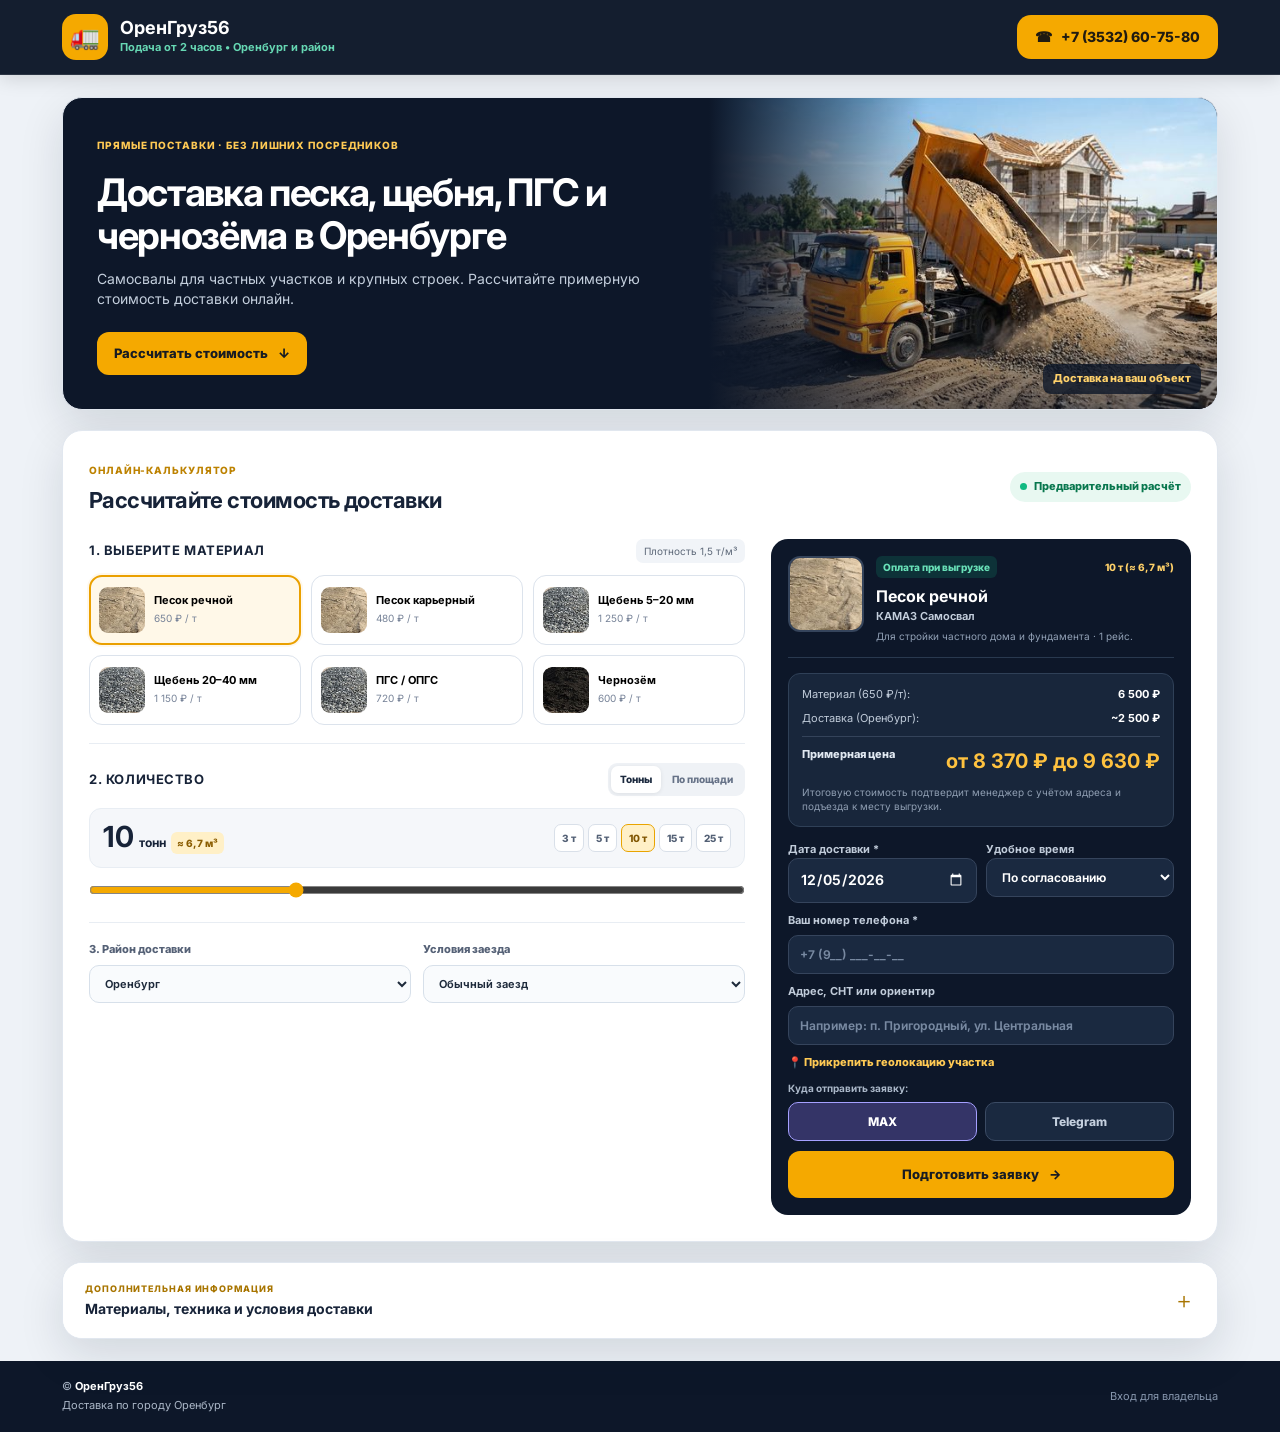
<file: index.html>
<!doctype html>
<html lang="ru">
<head>
  <meta charset="utf-8">
  <meta name="viewport" content="width=device-width, initial-scale=1, viewport-fit=cover">
  <meta name="theme-color" content="#0d1729">
  <meta name="description" content="Доставка песка, щебня, ПГС и других сыпучих материалов. Онлайн-калькулятор стоимости.">
  <title>Доставка сыпучих материалов</title>
  <link rel="preconnect" href="https://fonts.googleapis.com">
  <link rel="preconnect" href="https://fonts.gstatic.com" crossorigin>
  <link href="https://fonts.googleapis.com/css2?family=Inter:wght@400;500;600;700;800&display=swap" rel="stylesheet">
  <link rel="stylesheet" href="styles.css">
  <script src="site-config.js"></script>
</head>
<body>
  <div id="backendNotice" class="system-notice" hidden>Демонстрационный режим: подключите базу данных перед публикацией клиентского сайта.</div>
  <header class="site-header">
    <div class="header-inner">
      <a class="brand" href="#top" aria-label="На главную">
        <span class="brand-mark" aria-hidden="true">🚛</span>
        <span class="brand-copy"><strong id="brandName">Название компании</strong><small id="brandTagline">Доставка по городу и району</small></span>
      </a>
      <a id="headerPhone" class="phone-button" href="tel:+70000000000"><span aria-hidden="true">☎</span><span id="headerPhoneText">Позвонить</span></a>
    </div>
  </header>

  <main id="top" class="page-shell">
    <section class="hero panel">
      <div class="hero-copy">
        <span class="eyebrow">ПРЯМЫЕ ПОСТАВКИ · БЕЗ ЛИШНИХ ПОСРЕДНИКОВ</span>
        <h1 id="heroTitle">Доставка сыпучих материалов</h1>
        <p id="heroText">Рассчитайте примерную стоимость онлайн и отправьте заявку удобным способом.</p>
        <a class="button button-primary hero-cta" href="#calculator">Рассчитать стоимость <span aria-hidden="true">↓</span></a>
      </div>
      <div class="hero-photo-wrap"><img id="heroPhoto" src="assets/default-hero.jpg" alt="Самосвал для доставки материалов"><span>Доставка на ваш объект</span></div>
    </section>

    <section id="calculator" class="calculator panel">
      <div class="section-heading"><div><span class="section-kicker">ОНЛАЙН-КАЛЬКУЛЯТОР</span><h2>Рассчитайте стоимость доставки</h2></div><span class="live-label"><i></i> Предварительный расчёт</span></div>
      <div class="calculator-grid">
        <div class="calculator-controls">
          <section class="control-section">
            <div class="field-heading"><h3>1. Выберите материал</h3><span id="densityBadge" class="density-badge">Плотность —</span></div>
            <div id="materialGrid" class="material-grid" aria-live="polite"></div>
          </section>
          <section class="control-section">
            <div class="field-heading"><h3>2. Количество</h3><div class="mode-switch"><button id="weightModeBtn" class="mode-button active" type="button">Тонны</button><button id="areaModeBtn" class="mode-button" type="button">По площади</button></div></div>
            <div id="weightPanel" class="weight-panel">
              <div class="tonnage-top"><div><strong id="tonsValue">10</strong><span> тонн</span><small id="cubesValue">≈ 6,7 м³</small></div><div class="quick-tonnage"><button type="button" data-tons="3">3 т</button><button type="button" data-tons="5">5 т</button><button type="button" data-tons="10" class="selected">10 т</button><button type="button" data-tons="15">15 т</button><button type="button" data-tons="25">25 т</button></div></div>
              <input id="tonsRange" class="range" type="range" min="1" max="30" value="10" step="1" aria-label="Количество тонн">
            </div>
            <div id="areaPanel" class="area-panel" hidden>
              <label>Длина, м<input id="areaLength" type="number" min="0.5" max="200" step="0.5" value="6"></label>
              <label>Ширина, м<input id="areaWidth" type="number" min="0.5" max="200" step="0.5" value="4"></label>
              <label>Слой, см<input id="areaDepth" type="number" min="1" max="150" step="1" value="15"></label>
              <p id="areaResult" class="area-result">Площадь и масса будут рассчитаны автоматически.</p>
            </div>
          </section>
          <section class="control-section location-fields">
            <label class="field-label" for="zoneSelect">3. Район доставки<select id="zoneSelect"></select></label>
            <label class="field-label" for="gateSelect">Условия заезда<select id="gateSelect"><option value="normal">Обычный заезд</option><option value="narrow">Узкие ворота / небольшой самосвал</option><option value="side">Нужна боковая выгрузка</option></select></label>
          </section>
        </div>

        <aside class="order-card">
          <div class="selected-product">
            <img id="summaryPhoto" src="assets/default-sand.jpg" alt="Выбранный материал">
            <div class="selected-product-copy"><div class="selected-meta"><span class="payment-badge">Оплата при выгрузке</span><span id="summaryQuantity">10 т</span></div><h3 id="summaryMaterial">Песок речной</h3><p id="summaryTruck">Подходящий самосвал будет подобран автоматически</p><small id="summaryTruckNote"></small></div>
          </div>
          <div class="price-breakdown">
            <div><span id="materialRate">Материал:</span><strong id="materialCost">—</strong></div>
            <div><span id="deliveryRate">Доставка:</span><strong id="deliveryCost">—</strong></div>
            <div class="total-row"><span>Примерная цена</span><strong id="totalPrice">—</strong></div>
            <p>Итоговую стоимость подтвердит менеджер с учётом адреса и подъезда к месту выгрузки.</p>
          </div>
          <form id="orderForm" class="order-form" novalidate>
            <div class="form-row">
              <label>Дата доставки *<input id="deliveryDate" type="date" required></label>
              <label>Удобное время<select id="deliveryTime"><option value="">По согласованию</option><option>Утром (08:00–12:00)</option><option>Днём (12:00–16:00)</option><option>Вечером (16:00–20:00)</option></select></label>
            </div>
            <label>Ваш номер телефона *<input id="customerPhone" type="tel" inputmode="tel" autocomplete="tel" placeholder="+7 (9__) ___-__-__" maxlength="18" required></label>
            <p id="phoneError" class="form-error" hidden></p>
            <label>Адрес, СНТ или ориентир<input id="customerAddress" type="text" maxlength="160" placeholder="Например: п. Пригородный, ул. Центральная"></label>
            <button id="geoButton" class="text-button" type="button">📍 Прикрепить геолокацию участка</button>
            <div class="messenger-choice" id="messengerChoice"><span>Куда отправить заявку:</span><div><button id="maxChoice" class="messenger-button active" type="button">MAX</button><button id="telegramChoice" class="messenger-button" type="button">Telegram</button></div></div>
            <button class="button button-primary submit-button" type="submit">Подготовить заявку <span aria-hidden="true">→</span></button>
          </form>
          <div id="orderResult" class="order-result" hidden><strong>Заявка подготовлена</strong><p id="orderMessage"></p><div class="result-actions"><a id="openMessenger" class="button button-success" href="#" target="_blank" rel="noopener noreferrer">Открыть мессенджер</a><button id="copyMessage" type="button" class="button button-muted">Скопировать</button></div><small>Проверьте текст и нажмите «Отправить» в открывшемся приложении. Сайт не заявляет, что сообщение уже доставлено.</small></div>
        </aside>
      </div>
    </section>

    <section class="details-panel panel">
      <button id="detailsToggle" class="details-toggle" type="button" aria-expanded="false"><span><small>ДОПОЛНИТЕЛЬНАЯ ИНФОРМАЦИЯ</small><strong>Материалы, техника и условия доставки</strong></span><span id="detailsChevron" aria-hidden="true">＋</span></button>
      <div id="detailsBody" class="details-body" hidden>
        <!-- Сначала автопарк, затем материалы -->
        <div><h2>Наш автопарк</h2><div id="fleetGrid" class="fleet-grid"></div></div>
        <div><h2>Материалы</h2><div id="catalogGrid" class="catalog-grid"></div></div>
        <div class="service-note"><strong>Как рассчитывается стоимость</strong><p>Калькулятор показывает ориентировочную стоимость. Тариф и возможность подачи конкретной машины уточняются после проверки адреса и условий подъезда.</p></div>
      </div>
    </section>
  </main>

  <footer class="site-footer"><div><span>© <strong id="footerBrand">Компания</strong></span><span id="footerCity">Доставка по городу и району</span></div><a href="admin.html" rel="nofollow">Вход для владельца</a></footer>
  <script type="module" src="app.js"></script>
</body>
</html>
</file>
<file: styles.css>
:root{--navy:#0d1729;--navy-2:#162338;--slate:#27364d;--muted:#9aa9bd;--paper:#fff;--bg:#eef2f7;--amber:#f5a900;--amber-dark:#d98e00;--green:#10b981;--line:#dce3ec;--radius:20px;--shadow:0 16px 45px rgba(11,23,42,.12)}
*{box-sizing:border-box}html{scroll-behavior:smooth;scroll-padding-top:90px}body{margin:0;background:var(--bg);color:#172338;font-family:Inter,-apple-system,BlinkMacSystemFont,"Segoe UI",sans-serif;line-height:1.45}button,input,select{font:inherit}button,a{-webkit-tap-highlight-color:transparent}button{cursor:pointer}img{display:block;max-width:100%}.system-notice{padding:10px 16px;background:#fff1c2;color:#704b00;text-align:center;font-size:13px;font-weight:700}.site-header{position:sticky;top:0;z-index:20;background:rgba(13,23,41,.97);color:#fff;border-bottom:1px solid rgba(255,255,255,.1);box-shadow:0 4px 18px rgba(0,0,0,.13);padding-top:env(safe-area-inset-top)}.header-inner{max-width:1200px;margin:auto;min-height:74px;padding:10px 22px;display:flex;align-items:center;justify-content:space-between;gap:16px}.brand{display:flex;align-items:center;gap:12px;min-width:0;color:inherit;text-decoration:none}.brand-mark{width:46px;height:46px;display:grid;place-items:center;flex:none;border-radius:14px;background:var(--amber);font-size:24px}.brand-copy{display:grid;gap:3px;min-width:0}.brand-copy strong{font-size:18px;line-height:1.1;white-space:nowrap;overflow:hidden;text-overflow:ellipsis}.brand-copy small{font-size:11px;color:#66d7b3;font-weight:700}.phone-button{display:flex;align-items:center;justify-content:center;gap:9px;padding:12px 18px;border-radius:14px;background:var(--amber);color:#201b11;text-decoration:none;font-weight:800;font-size:14px;white-space:nowrap}.page-shell{width:min(1200px,100%);margin:0 auto;padding:22px;display:grid;gap:20px}.panel{background:#fff;border:1px solid #e1e7ef;border-radius:var(--radius);box-shadow:var(--shadow);overflow:hidden}.hero{display:grid;grid-template-columns:1.12fr .88fr;background:var(--navy);color:#fff;min-height:260px}.hero-copy{padding:34px;align-self:center}.eyebrow,.section-kicker{display:inline-flex;letter-spacing:.09em;font-size:10px;font-weight:800;color:#ffca54}.hero h1{font-size:clamp(25px,3vw,38px);line-height:1.13;letter-spacing:-.035em;margin:16px 0 12px;max-width:630px}.hero p{font-size:14px;color:#c4cfdd;max-width:570px;margin:0 0 22px}.hero-photo-wrap{position:relative;min-height:260px;overflow:hidden}.hero-photo-wrap img{width:100%;height:100%;min-height:260px;object-fit:cover}.hero-photo-wrap:after{content:"";position:absolute;inset:0;background:linear-gradient(90deg,var(--navy),transparent 43%),linear-gradient(0deg,rgba(13,23,41,.55),transparent 42%);pointer-events:none}.hero-photo-wrap span{position:absolute;z-index:1;right:16px;bottom:15px;padding:7px 10px;border-radius:8px;background:rgba(13,23,41,.8);color:#ffd16a;font-size:11px;font-weight:800}.button{border:0;border-radius:12px;padding:12px 16px;display:inline-flex;align-items:center;justify-content:center;gap:10px;text-decoration:none;font-weight:800;font-size:13px;transition:transform .15s,background .15s}.button:active{transform:scale(.98)}.button-primary{background:var(--amber);color:#171b23}.button-primary:hover{background:#ffc13b}.hero-cta{padding:12px 17px}.calculator{padding:26px}.section-heading{display:flex;align-items:center;justify-content:space-between;gap:12px;margin-bottom:22px}.section-kicker{color:#bd8200}.section-heading h2{margin:5px 0 0;font-size:22px;letter-spacing:-.025em}.live-label{display:inline-flex;align-items:center;gap:7px;border-radius:999px;background:#e8f8f1;color:#08774e;font-size:11px;font-weight:800;padding:7px 10px;white-space:nowrap}.live-label i{width:7px;height:7px;border-radius:50%;background:#10b981}.calculator-grid{display:grid;grid-template-columns:minmax(0,1.22fr) minmax(340px,.78fr);gap:26px;align-items:start}.calculator-controls{display:grid;gap:19px;min-width:0}.control-section{border-bottom:1px solid #e8edf3;padding-bottom:18px}.control-section:last-child{border:0;padding-bottom:0}.field-heading{display:flex;align-items:center;justify-content:space-between;gap:10px;margin-bottom:12px}.field-heading h3{margin:0;font-size:13px;text-transform:uppercase;letter-spacing:.045em}.density-badge{font-size:10px;color:#5d6878;background:#f1f4f8;padding:5px 8px;border-radius:7px;white-space:nowrap}.material-grid{display:grid;grid-template-columns:repeat(3,minmax(0,1fr));gap:10px}.material-choice{padding:9px;border:1px solid var(--line);border-radius:13px;background:#fff;text-align:left;display:flex;align-items:center;gap:9px;min-width:0;min-height:70px}.material-choice.active{border:2px solid #eaa000;background:#fff8e8;padding:8px;box-shadow:0 0 0 2px rgba(245,169,0,.08)}.material-choice img,.material-emoji{width:46px;height:46px;flex:none;object-fit:cover;border-radius:9px;background:#e9eef5}.material-emoji{display:grid;place-items:center;font-size:22px}.material-choice span:last-child{display:grid;min-width:0;gap:3px}.material-choice strong{font-size:11px;line-height:1.25;overflow-wrap:anywhere}.material-choice small{font-size:10px;color:#778398}.mode-switch{display:flex;padding:3px;border-radius:9px;background:#eff2f6;gap:2px}.mode-button{border:0;background:transparent;padding:6px 9px;border-radius:7px;font-size:10px;font-weight:800;color:#667287}.mode-button.active{background:#fff;color:#1b293e;box-shadow:0 1px 4px rgba(0,0,0,.08)}.tonnage-top{display:flex;align-items:center;justify-content:space-between;gap:12px;padding:13px;background:#f5f7fa;border:1px solid #e8edf3;border-radius:12px}.tonnage-top>div:first-child{display:flex;align-items:baseline;gap:5px;flex-wrap:wrap}.tonnage-top strong{font-size:29px;line-height:1}.tonnage-top span{font-size:12px;font-weight:700}.tonnage-top small{font-size:10px;font-weight:800;color:#8a5c00;background:#fff0c7;padding:4px 6px;border-radius:6px}.quick-tonnage{display:flex;flex-wrap:wrap;gap:4px;justify-content:flex-end}.quick-tonnage button{border:1px solid #d9e0e9;background:#fff;padding:6px 7px;border-radius:7px;font-size:10px;font-weight:800;color:#536075}.quick-tonnage button.selected{background:#fff0c7;border-color:#e9a400;color:#805500}.range{width:100%;margin:14px 0 0;accent-color:var(--amber)}.area-panel{display:grid;grid-template-columns:repeat(3,minmax(0,1fr));gap:9px}.area-panel label,.order-form label{display:grid;gap:6px;color:#647186;font-size:11px;font-weight:700}.area-panel input,.order-form input,.order-form select,.field-label select{width:100%;min-width:0;border:1px solid #d7e0ea;border-radius:10px;padding:10px 11px;background:#f9fbfd;color:#1e2a3b;font-size:12px;font-weight:650;outline:none}.area-panel input:focus,.order-form input:focus,.order-form select:focus,.field-label select:focus{border-color:#dfa000;box-shadow:0 0 0 3px rgba(245,169,0,.12)}.area-result{grid-column:1/-1;margin:0;padding:9px 11px;border-radius:9px;background:#fff6dd;color:#755000;font-size:11px;font-weight:700}.location-fields{display:grid;grid-template-columns:1fr 1fr;gap:12px}.field-label{display:grid;gap:7px;font-size:11px;font-weight:800;color:#556176}.field-label select{font-size:11px}.order-card{background:var(--navy);color:#fff;border-radius:17px;padding:17px;display:grid;gap:15px;min-width:0}.selected-product{display:flex;gap:12px;border-bottom:1px solid #29394f;padding-bottom:13px;min-width:0}.selected-product img{width:76px;height:76px;object-fit:cover;border-radius:12px;border:2px solid #35445b;flex:none}.selected-product-copy{min-width:0;flex:1}.selected-meta{display:flex;align-items:center;justify-content:space-between;gap:6px;font-size:10px;font-weight:800;color:#ffd169}.payment-badge{background:rgba(16,185,129,.17);color:#69e1b8;border-radius:6px;padding:4px 7px}.selected-product h3{font-size:16px;line-height:1.25;margin:8px 0 3px;overflow-wrap:anywhere}.selected-product p{font-size:11px;color:#c4cfdd;margin:0;font-weight:650}.selected-product small{display:block;color:#91a0b5;font-size:10px;margin-top:4px}.price-breakdown{padding:13px;border:1px solid #2f4057;border-radius:12px;background:#18263b;display:grid;gap:9px}.price-breakdown>div{display:flex;align-items:flex-start;justify-content:space-between;gap:10px;font-size:11px;color:#c0cbd9}.price-breakdown strong{color:#fff;white-space:nowrap}.price-breakdown .total-row{border-top:1px solid #34435a;padding-top:10px;align-items:flex-start;color:#e0e8f1;font-weight:800}.price-breakdown .total-row strong{color:#ffc23f;font-size:clamp(15px,2vw,20px);text-align:right;white-space:normal;overflow-wrap:anywhere}.price-breakdown p{margin:0;color:#8f9eb2;font-size:10px;line-height:1.4}.order-form{display:grid;gap:10px}.form-row{display:grid;grid-template-columns:1fr 1fr;gap:9px}.order-form label{color:#c1ccda}.order-form input,.order-form select{background:#1a2940;border-color:#35445c;color:#fff;color-scheme:dark}.order-form input::placeholder{color:#7889a1}.text-button{justify-self:start;border:0;background:none;color:#ffca54;font-size:11px;font-weight:800;padding:0}.messenger-choice{display:grid;gap:6px;color:#abb8c9;font-size:10px;font-weight:700}.messenger-choice>div{display:grid;grid-template-columns:1fr 1fr;gap:8px}.messenger-button{border:1px solid #3b4b64;background:#1a2940;color:#c5d0df;border-radius:10px;padding:10px;font-size:12px;font-weight:800}.messenger-button.active{border-color:#a5a0ff;background:#343467;color:#fff}.submit-button{width:100%;padding:14px}.form-error{color:#ff9e9e;font-size:11px;font-weight:700;margin:-6px 0 0}.order-result{padding:13px;background:#0c332b;border:1px solid #1a7a5d;border-radius:12px;display:grid;gap:8px}.order-result strong{color:#73e6bc;font-size:13px}.order-result p{white-space:pre-wrap;overflow-wrap:anywhere;font-family:ui-monospace,monospace;font-size:10px;color:#d5f9eb;margin:0}.order-result small{font-size:10px;color:#9fdbc6}.result-actions{display:flex;gap:8px;flex-wrap:wrap}.button-success{background:#38d39f;color:#083729}.button-muted{background:#283952;color:#fff}.details-toggle{width:100%;border:0;background:#fff;display:flex;align-items:center;justify-content:space-between;gap:15px;padding:19px 22px;text-align:left;color:#172338}.details-toggle span:first-child{display:grid;gap:4px}.details-toggle small{font-size:9px;letter-spacing:.1em;color:#a87500;font-weight:800}.details-toggle strong{font-size:14px}.details-toggle>span:last-child{font-size:22px;color:#a87500}.details-body{padding:5px 22px 22px;border-top:1px solid #edf0f4;display:grid;gap:22px}.details-body h2{font-size:16px;margin:15px 0 10px}.catalog-grid,.fleet-grid{display:grid;grid-template-columns:repeat(3,minmax(0,1fr));gap:12px}.catalog-card,.fleet-card{border:1px solid #e0e6ee;border-radius:13px;overflow:hidden;background:#fff}.catalog-card img,.fleet-card img{width:100%;height:125px;object-fit:cover;background:#edf1f6}.catalog-card div,.fleet-card div{padding:11px}.catalog-card strong,.fleet-card strong{display:block;font-size:12px}.catalog-card p,.fleet-card p{font-size:10px;color:#69768a;margin:5px 0}.catalog-card small{font-size:10px;color:#9a6a00;font-weight:800}.service-note{border-radius:12px;padding:14px;background:#f6f8fb;color:#334258}.service-note strong{font-size:12px}.service-note p{font-size:11px;margin:6px 0 0;color:#68768b}.site-footer{padding:18px max(22px,calc((100% - 1156px)/2));display:flex;justify-content:space-between;gap:12px;align-items:center;background:var(--navy);color:#abb7c7;font-size:11px;padding-bottom:calc(18px + env(safe-area-inset-bottom))}.site-footer>div{display:grid;gap:3px}.site-footer strong{color:#fff}.site-footer a{color:#8796ad;text-decoration:none}.site-footer a:hover{color:#fff}
/* Admin */
.admin-page{min-height:100vh;background:#f1f4f8}.admin-wrap{max-width:1050px;margin:0 auto;padding:26px 18px 48px}.admin-top{display:flex;align-items:center;justify-content:space-between;gap:12px;margin-bottom:22px}.admin-top h1{margin:0;font-size:23px;color:#15233a}.admin-top p{margin:4px 0 0;color:#748197;font-size:12px}.admin-card{background:#fff;border:1px solid #e0e6ee;border-radius:17px;padding:20px;box-shadow:0 8px 25px rgba(18,35,57,.06);margin-bottom:16px}.admin-login{max-width:430px;margin:8vh auto}.admin-login h2{margin:0 0 6px}.admin-login p{color:#738097;font-size:12px;margin:0 0 18px}.admin-field{display:grid;gap:6px;margin-bottom:12px}.admin-field label{font-size:11px;color:#627086;font-weight:800}.admin-field input,.admin-field select{border:1px solid #d5deea;border-radius:10px;padding:11px 12px;font-size:13px;min-width:0;width:100%}.admin-primary,.admin-secondary,.admin-danger{border:0;border-radius:10px;padding:11px 14px;font-weight:800;font-size:12px}.admin-primary{background:#efa900;color:#1e2632}.admin-secondary{background:#eaf0f6;color:#26364e}.admin-danger{background:#fff0f0;color:#b12f3a}.admin-tabs{display:flex;gap:7px;overflow-x:auto;margin-bottom:15px;padding-bottom:3px}.admin-tab{white-space:nowrap;border:1px solid #dce3ec;background:#fff;color:#657289;padding:9px 12px;border-radius:9px;font-size:11px;font-weight:800}.admin-tab.active{background:#142139;color:#fff;border-color:#142139}.admin-list{display:grid;gap:12px}.admin-item{display:grid;grid-template-columns:88px minmax(0,1fr);gap:13px;padding:13px;border:1px solid #e1e7ef;border-radius:13px}.admin-item>img{width:88px;height:88px;object-fit:cover;border-radius:10px;background:#edf1f6}.admin-item-fields{display:grid;grid-template-columns:repeat(2,minmax(0,1fr));gap:9px}.admin-item-fields .wide{grid-column:1/-1}.admin-actions{display:flex;gap:8px;flex-wrap:wrap;margin-top:10px;align-items:center}.admin-actions label{font-size:11px;font-weight:700;color:#66748a}.admin-help{font-size:11px;color:#77849a;line-height:1.5}.admin-status{font-size:12px;font-weight:700;margin:10px 0}.admin-status.error{color:#bd3541}.admin-status.success{color:#148258}.admin-section-title{display:flex;justify-content:space-between;align-items:center;gap:12px;margin:0 0 13px}.admin-section-title h2{font-size:16px;margin:0}.zone-editor{display:grid;grid-template-columns:1.3fr repeat(3,minmax(100px,.8fr)) auto;gap:9px;align-items:end;padding:12px;border-bottom:1px solid #edf0f4}.zone-editor:last-child{border:0}.zone-editor label{display:grid;gap:5px;font-size:10px;color:#718096;font-weight:800}.zone-editor input{width:100%;min-width:0;padding:9px;border:1px solid #dce3ec;border-radius:8px}.hidden{display:none!important}.admin-config-warning{padding:12px;border-radius:10px;background:#fff3cf;color:#755000;font-size:12px;font-weight:700;margin-bottom:14px}
@media(max-width:850px){.page-shell{padding:15px;gap:15px}.hero-copy{padding:26px}.calculator{padding:20px}.calculator-grid{grid-template-columns:1fr}.order-card{max-width:none}.material-grid{grid-template-columns:repeat(3,minmax(0,1fr))}.catalog-grid,.fleet-grid{grid-template-columns:repeat(2,minmax(0,1fr))}.zone-editor{grid-template-columns:1fr 1fr 1fr}.zone-editor>label:first-child{grid-column:1/-1}.zone-editor button{grid-column:1/-1}}
@media(max-width:600px){html{scroll-padding-top:76px}.header-inner{min-height:64px;padding:9px 12px;gap:9px}.brand{gap:8px}.brand-mark{width:38px;height:38px;border-radius:11px;font-size:20px}.brand-copy strong{font-size:14px;max-width:165px}.brand-copy small{font-size:9px;white-space:normal;line-height:1.2}.phone-button{padding:10px 11px;font-size:11px;gap:6px}.page-shell{padding:11px;gap:12px}.hero{grid-template-columns:1fr}.hero-copy{padding:21px 18px 18px}.hero h1{font-size:25px}.hero p{font-size:12px}.hero-photo-wrap{min-height:150px;max-height:180px}.hero-photo-wrap img{min-height:150px;max-height:180px}.hero-photo-wrap:after{background:linear-gradient(0deg,rgba(13,23,41,.6),transparent 55%)}.calculator{padding:15px 12px}.section-heading{align-items:flex-start;flex-direction:column;margin-bottom:16px}.section-heading h2{font-size:18px}.calculator-grid{gap:15px}.calculator-controls{gap:14px}.field-heading{align-items:flex-start;flex-wrap:wrap}.field-heading h3{font-size:11px}.material-grid{grid-template-columns:repeat(2,minmax(0,1fr));gap:7px}.material-choice{min-height:63px;padding:7px;gap:7px}.material-choice.active{padding:6px}.material-choice img,.material-emoji{width:39px;height:39px}.material-choice strong{font-size:10px}.material-choice small{font-size:9px}.tonnage-top{align-items:flex-start;flex-direction:column}.quick-tonnage{justify-content:flex-start}.area-panel{gap:6px}.area-panel input{padding:9px 6px}.location-fields{grid-template-columns:1fr}.order-card{padding:13px;border-radius:14px}.selected-product img{width:62px;height:62px}.selected-product h3{font-size:14px}.selected-meta{font-size:9px}.price-breakdown{padding:11px}.price-breakdown .total-row{flex-direction:column;gap:4px}.price-breakdown .total-row strong{text-align:left;font-size:19px}.form-row{grid-template-columns:1fr 1fr;gap:7px}.order-form input,.order-form select{padding:10px 8px;font-size:11px}.details-toggle{padding:16px}.details-toggle strong{font-size:12px}.details-body{padding:3px 13px 15px}.catalog-grid,.fleet-grid{grid-template-columns:repeat(2,minmax(0,1fr));gap:8px}.catalog-card img,.fleet-card img{height:95px}.site-footer{padding:15px 13px calc(15px + env(safe-area-inset-bottom));font-size:10px}.admin-wrap{padding:18px 11px 35px}.admin-top h1{font-size:19px}.admin-card{padding:14px}.admin-item{grid-template-columns:62px minmax(0,1fr);gap:9px;padding:9px}.admin-item>img{width:62px;height:62px}.admin-item-fields{grid-template-columns:1fr}.admin-item-fields .wide{grid-column:auto}.zone-editor{grid-template-columns:1fr 1fr}.zone-editor>label:first-child{grid-column:1/-1}}
@media(max-width:360px){.brand-copy strong{max-width:125px}.phone-button{padding:9px 8px;font-size:10px}.phone-button span:first-child{display:none}.quick-tonnage button{padding:6px}.form-row{grid-template-columns:1fr}.material-choice{gap:6px}.material-choice img,.material-emoji{width:34px;height:34px}}
@media(prefers-reduced-motion:reduce){*,*:before,*:after{scroll-behavior:auto!important;transition:none!important;animation:none!important}}
.configured-hidden{display:none!important}/* ===== ИСПРАВЛЕНИЯ ФОРМЫ И КАРТОЧЕК ===== */


/* ===== ИСПРАВЛЕНИЯ ФОРМЫ И КАРТОЧЕК ===== */

/* Общая настройка размеров */
* {
    box-sizing: border-box;
}

/* Поля даты и времени */
.form-row {
    display: grid;
    grid-template-columns: repeat(2, minmax(0, 1fr));
    gap: 9px;
    width: 100%;
    max-width: 100%;
    min-width: 0;
}

.form-row > label {
    display: block;
    width: 100%;
    max-width: 100%;
    min-width: 0;
}

.form-row input,
.form-row select {
    display: block;
    width: 100%;
    max-width: 100%;
    min-width: 0;
    box-sizing: border-box;
}

/* Отдельно поля даты и времени */
input[type="date"],
input[type="time"] {
    display: block;
    width: 100%;
    max-width: 100%;
    min-width: 0;
    box-sizing: border-box;
    font-size: 14px;
}

/* Карточки материалов */
.catalog-card {
    display: flex;
    align-items: center;
    gap: 12px;
    padding: 10px;
    min-width: 0;
}

.catalog-card img {
    width: 85px;
    height: 85px;
    flex: 0 0 85px;
    object-fit: cover;
    border-radius: 10px;
    background: #edf1f6;
}

.catalog-card > div {
    flex: 1;
    min-width: 0;
}

/* Исправление даты доставки на телефонах */
@media (max-width: 600px) {
    .form-row {
        display: grid;
        grid-template-columns: minmax(0, 1fr);
        gap: 10px;
        width: 100%;
        max-width: 100%;
        min-width: 0;
        padding: 0;
    }

    .form-row > label {
        display: block;
        width: 100%;
        max-width: 100%;
        min-width: 0;
    }

    .form-row input,
    .form-row select {
        display: block;
        width: 100%;
        max-width: 100%;
        min-width: 0;
        box-sizing: border-box;
    }

    .form-row input[type="date"] {
        width: 100%;
        max-width: 100%;
        min-width: 0;
        padding-left: 6px;
        padding-right: 0;
        font-size: 13px;
        letter-spacing: -0.3px;
        box-sizing: border-box;
        -webkit-appearance: none;
        appearance: none;
    }
}

/* Скрытие результата заявки до её подготовки */
#orderResult[hidden] {
    display: none !important;
}

#orderResult:not([hidden]) {
    display: grid;
}

/* Исправление сворачивания дополнительной информации */
#detailsBody[hidden] {
    display: none !important;
}

#detailsBody:not([hidden]) {
    display: grid;
}

/* Карточки дополнительной информации на телефонах */
@media (max-width: 600px) {
    .catalog-card {
        display: flex;
        flex-direction: column;
        align-items: stretch;
        gap: 0;
        padding: 0;
        overflow: hidden;
    }

    .catalog-card img {
        width: 100%;
        height: 150px;
        flex: none;
        border-radius: 0;
        object-fit: cover;
    }

    .catalog-card > div {
        width: 100%;
        min-width: 0;
        padding: 12px;
    }

    .catalog-card strong {
        font-size: 13px;
    }

    .catalog-card p {
        font-size: 11px;
        line-height: 1.5;
    }

    .catalog-card small {
        font-size: 11px;
    }
}

/* Скрытие полей длины, ширины и высоты
   при расчёте по тоннам */
.area-panel[hidden] {
    display: none !important;
}
</file>
